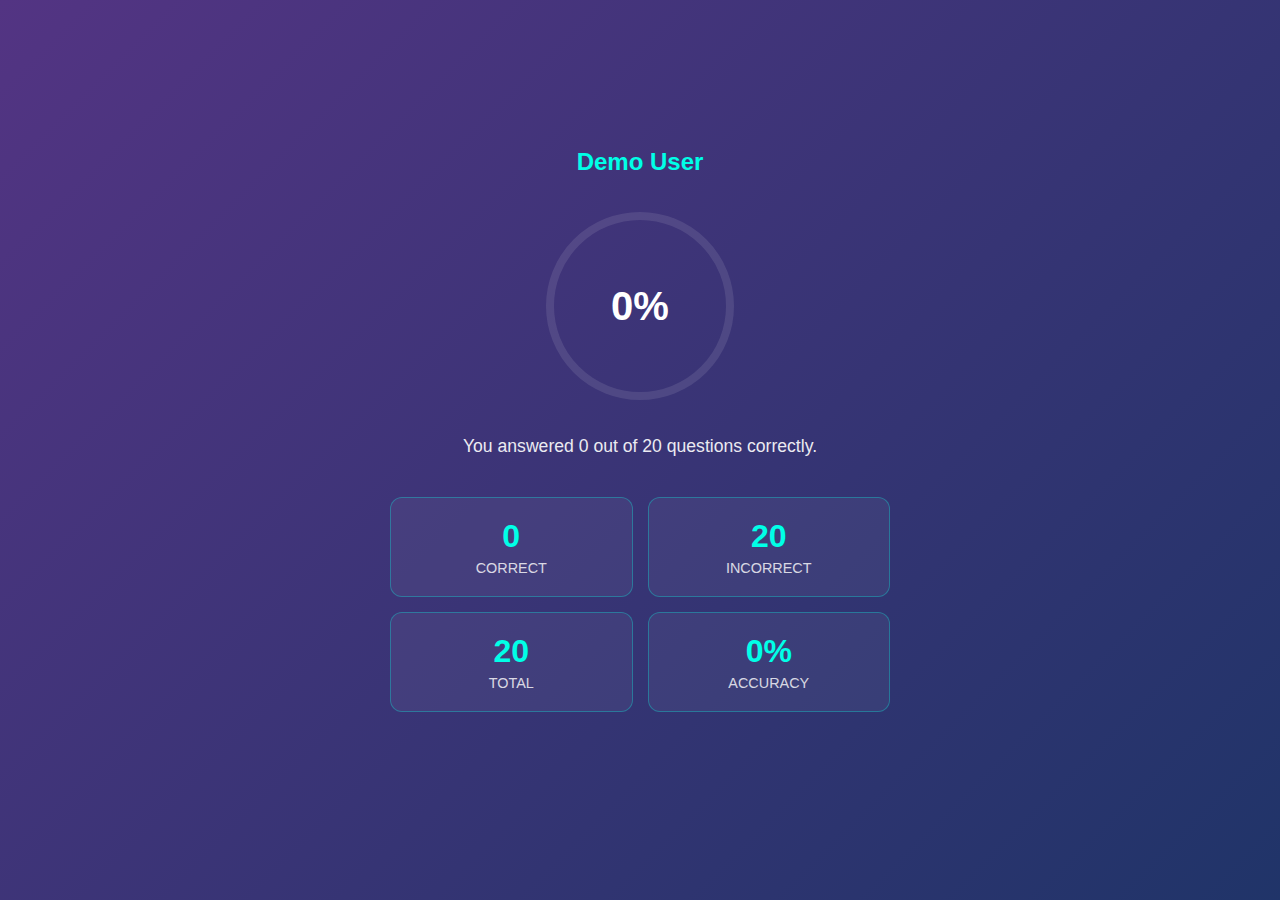
<file: client-system/Result.html>
<!DOCTYPE html>
<html lang="en">
<head>
    <meta charset="UTF-8">
    <meta name="viewport" content="width=device-width, initial-scale=1.0">
    <title>Quiz Results - Individual</title>
    <style>
        * {
            margin: 0;
            padding: 0;
            box-sizing: border-box;
            font-family: "Poppins", sans-serif;
        }

        body {
            min-height: 100vh;
            background: linear-gradient(-45deg, #1a1a2e, #16213e, #0f3460, #533483);
            background-size: 400% 400%;
            animation: gradientBG 12s ease infinite;
            color: white;
            padding: 20px;
            display: flex;
            align-items: center;
            justify-content: center;
        }

        @keyframes gradientBG {
            0% { background-position: 0% 50%; }
            50% { background-position: 100% 50%; }
            100% { background-position: 0% 50%; }
        }

        .container {
            max-width: 500px;
            width: 100%;
            text-align: center;
        }

        .user-info {
            margin-bottom: 30px;
        }

        .user-name {
            color: #00ffe7;
            font-size: 1.5rem;
            font-weight: bold;
            margin-bottom: 5px;
        }

        .user-id {
            color: white;
            font-size: 1rem;
            opacity: 0.8;
        }

        .progress-circle {
            width: 200px;
            height: 200px;
            margin: 0 auto 30px;
            position: relative;
        }

        .progress-circle svg {
            width: 100%;
            height: 100%;
            transform: rotate(-90deg);
        }

        .progress-circle circle {
            fill: none;
            stroke-width: 8;
            stroke-linecap: round;
        }

        .progress-bg {
            stroke: rgba(255, 255, 255, 0.1);
        }

        .progress-fill {
            stroke: #00ffe7;
            stroke-dasharray: 565.48;
            stroke-dashoffset: 565.48;
            transition: stroke-dashoffset 1s ease;
        }

        .progress-text {
            position: absolute;
            top: 50%;
            left: 50%;
            transform: translate(-50%, -50%);
            font-size: 2.5rem;
            font-weight: bold;
            color: white;
        }

        .result-message {
            font-size: 1.8rem;
            color: #00ffe7;
            margin-bottom: 10px;
            font-weight: bold;
        }

        .result-summary {
            color: white;
            font-size: 1.1rem;
            margin-bottom: 40px;
            opacity: 0.9;
        }

        .stats-grid {
            display: grid;
            grid-template-columns: 1fr 1fr;
            gap: 15px;
            margin-bottom: 40px;
        }

        .stat-box {
            background: rgba(255, 255, 255, 0.05);
            border: 1px solid rgba(0, 255, 231, 0.3);
            border-radius: 12px;
            padding: 20px;
            text-align: center;
        }

        .stat-number {
            font-size: 2rem;
            color: #00ffe7;
            font-weight: bold;
            margin-bottom: 5px;
        }

        .stat-label {
            color: white;
            font-size: 0.9rem;
            opacity: 0.8;
        }

        .motivational {
            display: flex;
            align-items: center;
            justify-content: center;
            gap: 15px;
            margin-bottom: 40px;
            color: #00ffe7;
            font-size: 1.1rem;
        }

        .motivational-icon {
            width: 20px;
            height: 20px;
            background: linear-gradient(45deg, #ff6b6b, #4ecdc4, #45b7d1);
            border-radius: 4px;
        }

        .action-buttons {
            display: flex;
            gap: 15px;
            justify-content: center;
        }

        .btn {
            padding: 15px 25px;
            border: none;
            border-radius: 10px;
            font-size: 1rem;
            cursor: pointer;
            transition: all 0.3s ease;
            font-weight: bold;
        }

        .btn-primary {
            background: linear-gradient(135deg, #00ffe7, #0072ff);
            color: white;
            box-shadow: 0 4px 15px rgba(0, 255, 231, 0.3);
        }

        .btn-secondary {
            background: #374151;
            color: white;
        }

        .btn:hover {
            transform: translateY(-2px);
            box-shadow: 0 6px 20px rgba(0, 255, 231, 0.4);
        }

        .btn-secondary:hover {
            box-shadow: 0 6px 20px rgba(55, 65, 81, 0.4);
        }

        @media (max-width: 480px) {
            .container {
                padding: 10px;
            }
            
            .progress-circle {
                width: 150px;
                height: 150px;
            }
            
            .progress-text {
                font-size: 2rem;
            }
            
            .result-message {
                font-size: 1.5rem;
            }
            
            .action-buttons {
                flex-direction: column;
            }
            
            .btn {
                width: 100%;
            }
        }
    </style>
</head>
<body>
    <div class="container">
        <div class="user-info">
            <div class="user-name" id="userName">Demo User</div>
        </div>

        

        <div class="progress-circle">
            <svg>
                <circle class="progress-bg" cx="100" cy="100" r="90"></circle>
                <circle class="progress-fill" cx="100" cy="100" r="90" id="progressFill"></circle>
            </svg>
            <div class="progress-text" id="progressText">85%</div>
        </div>

        
        <div class="result-summary" id="resultSummary">You answered 17 out of 20 questions correctly.</div>

        <div class="stats-grid">
            <div class="stat-box">
                <div class="stat-number" id="correctCount">17</div>
                <div class="stat-label">CORRECT</div>
            </div>
            <div class="stat-box">
                <div class="stat-number" id="incorrectCount">3</div>
                <div class="stat-label">INCORRECT</div>
            </div>
            <div class="stat-box">
                <div class="stat-number" id="totalCount">20</div>
                <div class="stat-label">TOTAL</div>
            </div>
            <div class="stat-box">
                <div class="stat-number" id="accuracyPercent">85%</div>
                <div class="stat-label">ACCURACY</div>
            </div>
        </div>
    </div>

    <script>
        // Build quiz results from URL params
        // Usage: R.html?name=Alice&id=AL001&correct=17&total=20
        // Optional: &accuracy=85 or &score=85
        function getQuizDataFromParams() {
            const p = new URLSearchParams(window.location.search);
            const name = p.get('name') || 'Demo User';
            const userId = p.get('id') || 'DEMO001';
            const correct = Number(p.get('correct'));
            const total = Number(p.get('total'));
            const providedAccuracy = p.get('accuracy') ?? p.get('score');
            let accuracy = providedAccuracy != null ? Number(providedAccuracy) : NaN;

            let resolvedCorrect = isFinite(correct) ? correct : 17;
            let resolvedTotal = isFinite(total) && total > 0 ? total : 20;
            if (!isFinite(accuracy)) {
                accuracy = Math.round((resolvedCorrect / resolvedTotal) * 100);
            }

            accuracy = Math.max(0, Math.min(100, accuracy));

            return {
                userName: name,
                userId,
                correctAnswers: resolvedCorrect,
                totalQuestions: resolvedTotal,
                accuracy
            };
        }

        const quizData = getQuizDataFromParams();

        function updateResults() {
            // Update user info
            document.getElementById('userName').textContent = quizData.userName;
            const userIdEl = document.getElementById('userId');
            if (userIdEl) {
                userIdEl.textContent = `ID: ${quizData.userId}`;
            }

            // Update progress circle
            const progressFill = document.getElementById('progressFill');
            const progressText = document.getElementById('progressText');
            const circumference = 2 * Math.PI * 90;
            const offset = circumference - (quizData.accuracy / 100) * circumference;
            
            progressFill.style.strokeDashoffset = offset;
            progressText.textContent = `${quizData.accuracy}%`;

           

            // Update summary
            document.getElementById('resultSummary').textContent = 
                `You answered ${quizData.correctAnswers} out of ${quizData.totalQuestions} questions correctly.`;

            // Update statistics
            document.getElementById('correctCount').textContent = quizData.correctAnswers;
            document.getElementById('incorrectCount').textContent = quizData.totalQuestions - quizData.correctAnswers;
            document.getElementById('totalCount').textContent = quizData.totalQuestions;
            document.getElementById('accuracyPercent').textContent = `${quizData.accuracy}%`;
        }

        function takeQuizAgain() {
            // Redirect to quiz page
            window.location.href = 'question.html';
        }

        function viewDetailedResults() {
            // Open detailed results in new tab or redirect
            window.open('detailed-results.html', '_blank');
        }

        // Initialize results
        updateResults();
        
        

        // Add some animation delay for the progress circle
        setTimeout(() => {
            document.getElementById('progressFill').style.transition = 'stroke-dashoffset 1.5s ease';
        }, 500);
    </script>
</body>
</html>
</file>
